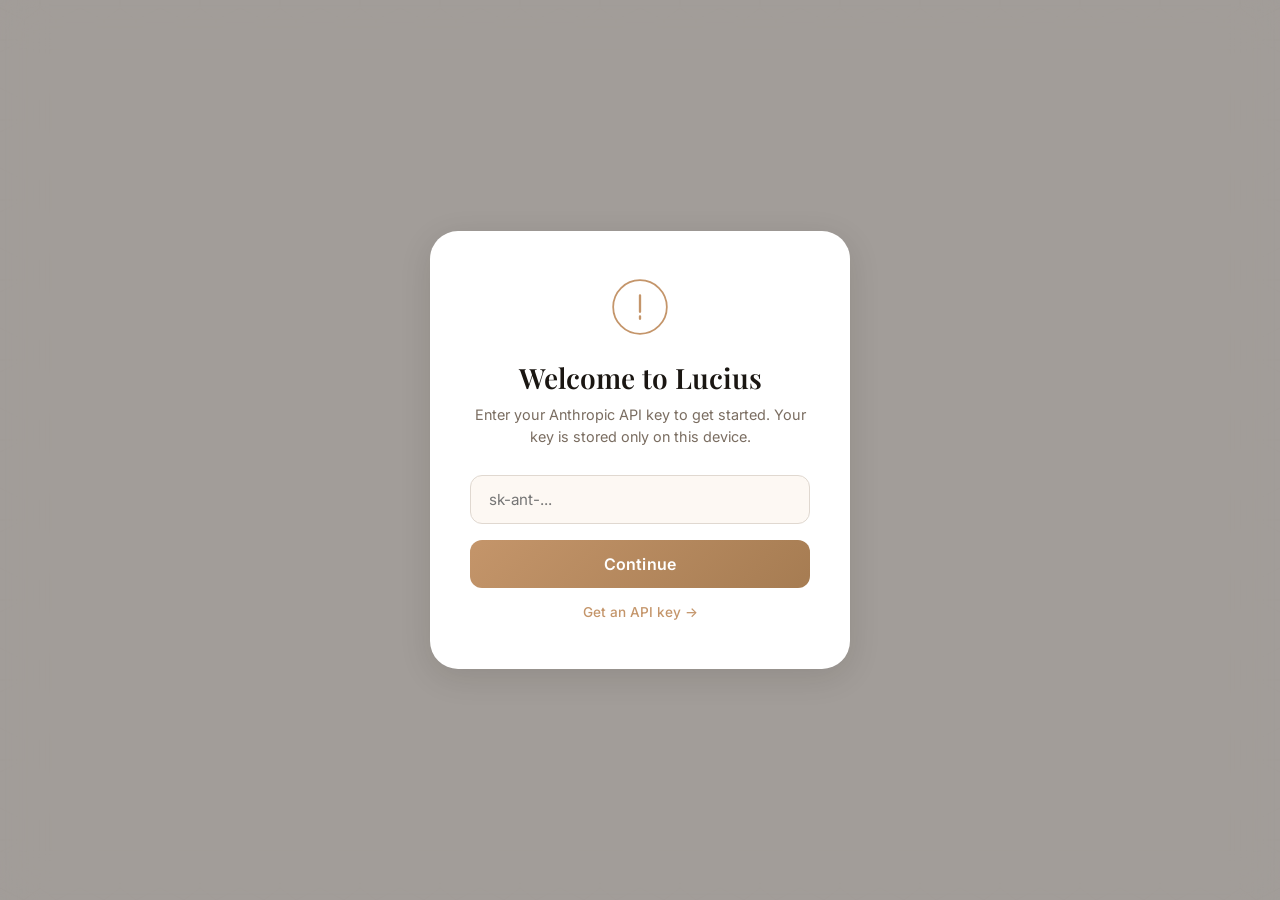
<file: index.html>
<!DOCTYPE html>
<html lang="en">
<head>
    <meta charset="UTF-8">
    <meta name="viewport" content="width=device-width, initial-scale=1.0, maximum-scale=1.0, user-scalable=no">
    <title>Lucius</title>
    <link rel="preconnect" href="https://fonts.googleapis.com">
    <link rel="preconnect" href="https://fonts.gstatic.com" crossorigin>
    <link href="https://fonts.googleapis.com/css2?family=Inter:wght@300;400;500;600;700&family=Playfair+Display:wght@400;500;600;700&display=swap" rel="stylesheet">
    <link rel="stylesheet" href="styles.css?v=4">
    <link rel="apple-touch-icon" href="data:image/svg+xml,<svg xmlns='http://www.w3.org/2000/svg' viewBox='0 0 100 100'><text y='.9em' font-size='90'>🎙</text></svg>">
</head>
<body>
    <div class="geometric-bg"></div>

    <!-- API Key Modal -->
    <div id="apiKeyModal" class="modal">
        <div class="modal-content">
            <div class="modal-icon">
                <svg viewBox="0 0 48 48" fill="none" xmlns="http://www.w3.org/2000/svg">
                    <circle cx="24" cy="24" r="23" stroke="currentColor" stroke-width="1.5"/>
                    <path d="M24 14v14M24 32v2" stroke="currentColor" stroke-width="2" stroke-linecap="round"/>
                </svg>
            </div>
            <h2>Welcome to Lucius</h2>
            <p class="modal-subtitle">Enter your Anthropic API key to get started. Your key is stored only on this device.</p>
            <input type="password" id="apiKeyInput" placeholder="sk-ant-..." autocomplete="off">
            <button id="saveApiKey" class="btn-primary">Continue</button>
            <a href="https://console.anthropic.com/account/keys" target="_blank" class="modal-link">Get an API key →</a>
        </div>
    </div>

    <!-- Main App -->
    <div id="app" class="app hidden">
        <!-- Header -->
        <header class="header">
            <div class="header-left">
                <div class="logo-mark">
                    <svg viewBox="0 0 36 36" fill="none" xmlns="http://www.w3.org/2000/svg">
                        <circle cx="18" cy="18" r="17" stroke="url(#logoGrad)" stroke-width="1.5"/>
                        <path d="M18 8L22 14H14L18 8Z" fill="url(#logoGrad)"/>
                        <circle cx="18" cy="21" r="5" stroke="url(#logoGrad)" stroke-width="1.2"/>
                        <defs>
                            <linearGradient id="logoGrad" x1="4" y1="4" x2="32" y2="32">
                                <stop stop-color="#C4956A"/>
                                <stop offset="1" stop-color="#A67C52"/>
                            </linearGradient>
                        </defs>
                    </svg>
                </div>
                <h1 class="logo-text">Lucius</h1>
            </div>
            <div class="header-right">
                <button id="costTrackerBtn" class="header-btn" title="Usage & Cost">
                    <svg viewBox="0 0 20 20" fill="none" stroke="currentColor" stroke-width="1.5">
                        <circle cx="10" cy="10" r="8"/>
                        <path d="M10 6v8M7.5 8.5h4a1.5 1.5 0 010 3H8" stroke-linecap="round" stroke-linejoin="round"/>
                    </svg>
                    <span id="totalCostBadge" class="cost-badge">$0.00</span>
                </button>
                <button id="darkModeBtn" class="header-btn" title="Toggle dark mode">
                    <svg id="sunIcon" viewBox="0 0 20 20" fill="none" stroke="currentColor" stroke-width="1.5">
                        <circle cx="10" cy="10" r="4"/>
                        <path d="M10 2v2M10 16v2M2 10h2M16 10h2M4.9 4.9l1.4 1.4M13.7 13.7l1.4 1.4M4.9 15.1l1.4-1.4M13.7 6.3l1.4-1.4" stroke-linecap="round"/>
                    </svg>
                    <svg id="moonIcon" viewBox="0 0 20 20" fill="none" stroke="currentColor" stroke-width="1.5" class="hidden">
                        <path d="M17 10.5A7.5 7.5 0 019.5 3 7 7 0 1017 10.5z" stroke-linecap="round" stroke-linejoin="round"/>
                    </svg>
                </button>
                <button id="settingsBtn" class="header-btn" title="Settings">
                    <svg viewBox="0 0 20 20" fill="none" stroke="currentColor" stroke-width="1.5">
                        <circle cx="10" cy="10" r="3"/>
                        <path d="M10 2v3M10 15v3M2 10h3M15 10h3M4.2 4.2l2.1 2.1M13.7 13.7l2.1 2.1M4.2 15.8l2.1-2.1M13.7 6.3l2.1-2.1" stroke-linecap="round"/>
                    </svg>
                </button>
            </div>
        </header>

        <!-- Navigation -->
        <nav class="tab-nav">
            <button class="tab active" data-tab="create">Create</button>
            <button class="tab" data-tab="episodes">Episodes</button>
        </nav>

        <!-- Create Tab -->
        <main id="createTab" class="tab-content active">
            <div class="create-container">
                <div class="section-header">
                    <h2>New Episode</h2>
                    <p>Type, paste, or record your raw thoughts.</p>
                </div>

                <!-- Input Area -->
                <div class="input-area">
                    <textarea id="rawInput" placeholder="Start typing your thoughts, notes, or ideas here..."></textarea>
                    <div class="input-actions">
                        <button id="recordBtn" class="action-btn" title="Record voice">
                            <svg viewBox="0 0 20 20" fill="none" stroke="currentColor" stroke-width="1.5">
                                <rect x="7" y="2" width="6" height="10" rx="3"/>
                                <path d="M4 10a6 6 0 0012 0M10 16v2" stroke-linecap="round"/>
                            </svg>
                            <span>Record</span>
                        </button>
                        <button id="uploadBtn" class="action-btn" title="Upload audio">
                            <svg viewBox="0 0 20 20" fill="none" stroke="currentColor" stroke-width="1.5">
                                <path d="M10 2v12M6 6l4-4 4 4M3 14v2a2 2 0 002 2h10a2 2 0 002-2v-2" stroke-linecap="round" stroke-linejoin="round"/>
                            </svg>
                            <span>Upload</span>
                        </button>
                        <input type="file" id="audioFileInput" accept="audio/*" hidden>
                    </div>
                </div>

                <!-- Recording indicator -->
                <div id="recordingIndicator" class="recording-indicator hidden">
                    <div class="recording-dot"></div>
                    <span>Recording... tap to stop</span>
                </div>

                <!-- Transcribing indicator -->
                <div id="transcribingIndicator" class="processing-indicator hidden">
                    <div class="spinner"></div>
                    <span>Transcribing audio...</span>
                </div>

                <!-- Transform Button -->
                <button id="transformBtn" class="btn-transform" disabled>
                    <span class="btn-text">Transform into Podcast</span>
                    <div class="btn-loader hidden">
                        <div class="spinner"></div>
                        <span>Claude is writing your script...</span>
                    </div>
                </button>

                <!-- Output Area -->
                <div id="outputArea" class="output-area hidden">
                    <div class="output-header">
                        <h3>Your Podcast Script</h3>
                        <div class="output-meta">
                            <span id="episodeCost" class="cost-pill"></span>
                        </div>
                    </div>
                    <div id="scriptOutput" class="script-output" contenteditable="true" spellcheck="true"></div>
                    <p class="script-output-hint">Click the script above to edit it before saving or playing.</p>

                    <!-- Playback Controls -->
                    <div class="playback-controls">
                        <button id="playBtn" class="play-btn" title="Play">
                            <svg id="playIcon" viewBox="0 0 24 24" fill="currentColor">
                                <polygon points="6,3 20,12 6,21"/>
                            </svg>
                            <svg id="pauseIcon" viewBox="0 0 24 24" fill="currentColor" class="hidden">
                                <rect x="5" y="3" width="4" height="18" rx="1"/>
                                <rect x="15" y="3" width="4" height="18" rx="1"/>
                            </svg>
                        </button>
                        <button id="stopBtn" class="control-btn" title="Stop">
                            <svg viewBox="0 0 24 24" fill="currentColor">
                                <rect x="5" y="5" width="14" height="14" rx="2"/>
                            </svg>
                        </button>
                        <div class="speed-control">
                            <label>Speed</label>
                            <select id="speedSelect">
                                <option value="0.75">0.75×</option>
                                <option value="1" selected>1×</option>
                                <option value="1.25">1.25×</option>
                                <option value="1.5">1.5×</option>
                                <option value="2">2×</option>
                            </select>
                        </div>
                        <div class="voice-control">
                            <label>Voice</label>
                            <select id="voiceSelect"></select>
                        </div>
                    </div>

                    <!-- Save Actions -->
                    <div class="save-actions">
                        <button id="saveEpisodeBtn" class="btn-primary">Save Episode</button>
                        <button id="downloadBtn" class="btn-secondary">Download Script</button>
                    </div>
                </div>
            </div>
        </main>

        <!-- Episodes Tab -->
        <main id="episodesTab" class="tab-content">
            <div class="episodes-container">
                <div class="section-header">
                    <h2>Your Episodes</h2>
                    <p>All your saved podcast scripts.</p>
                </div>
                <div id="episodesList" class="episodes-list">
                    <div class="empty-state">
                        <div class="empty-icon">
                            <svg viewBox="0 0 48 48" fill="none" stroke="currentColor" stroke-width="1.2">
                                <circle cx="24" cy="24" r="20"/>
                                <path d="M24 14v10l6 4" stroke-linecap="round" stroke-linejoin="round"/>
                            </svg>
                        </div>
                        <p>No episodes yet. Create your first one.</p>
                    </div>
                </div>
            </div>
        </main>

        <!-- Settings Panel -->
        <div id="settingsPanel" class="settings-panel hidden">
            <div class="settings-header">
                <h3>Settings</h3>
                <button id="closeSettings" class="close-btn">✕</button>
            </div>
            <div class="settings-body">
                <div class="setting-item">
                    <label>API Key</label>
                    <div class="setting-row">
                        <input type="password" id="settingsApiKey" placeholder="sk-ant-...">
                        <button id="updateApiKey" class="btn-small">Update</button>
                    </div>
                </div>
                <div class="setting-item">
                    <label>Podcast Style</label>
                    <select id="podcastStyle">
                        <option value="conversational">Conversational</option>
                        <option value="professional">Professional / News</option>
                        <option value="storytelling">Storytelling</option>
                        <option value="educational">Educational</option>
                    </select>
                </div>
                <div class="setting-item">
                    <label>Episode Length</label>
                    <select id="episodeLength">
                        <option value="brief">Brief (1-2 min)</option>
                        <option value="short">Short (2-3 min)</option>
                        <option value="medium" selected>Medium (5-7 min)</option>
                        <option value="long">Long (10+ min)</option>
                    </select>
                </div>
            </div>
        </div>

        <!-- Cost Tracker Panel -->
        <div id="costPanel" class="settings-panel hidden">
            <div class="settings-header">
                <h3>Usage & Cost</h3>
                <button id="closeCost" class="close-btn">✕</button>
            </div>
            <div class="settings-body">
                <div class="cost-summary">
                    <div class="cost-card">
                        <span class="cost-label">Total Spent</span>
                        <span id="totalSpent" class="cost-value">$0.0000</span>
                    </div>
                    <div class="cost-card">
                        <span class="cost-label">Episodes Created</span>
                        <span id="totalEpisodes" class="cost-value">0</span>
                    </div>
                    <div class="cost-card">
                        <span class="cost-label">Avg. Cost / Episode</span>
                        <span id="avgCost" class="cost-value">$0.0000</span>
                    </div>
                </div>
                <h4>Cost History</h4>
                <div id="costHistory" class="cost-history"></div>
            </div>
        </div>
    </div>

    <script src="app.js?v=4"></script>
</body>
</html>
</file>
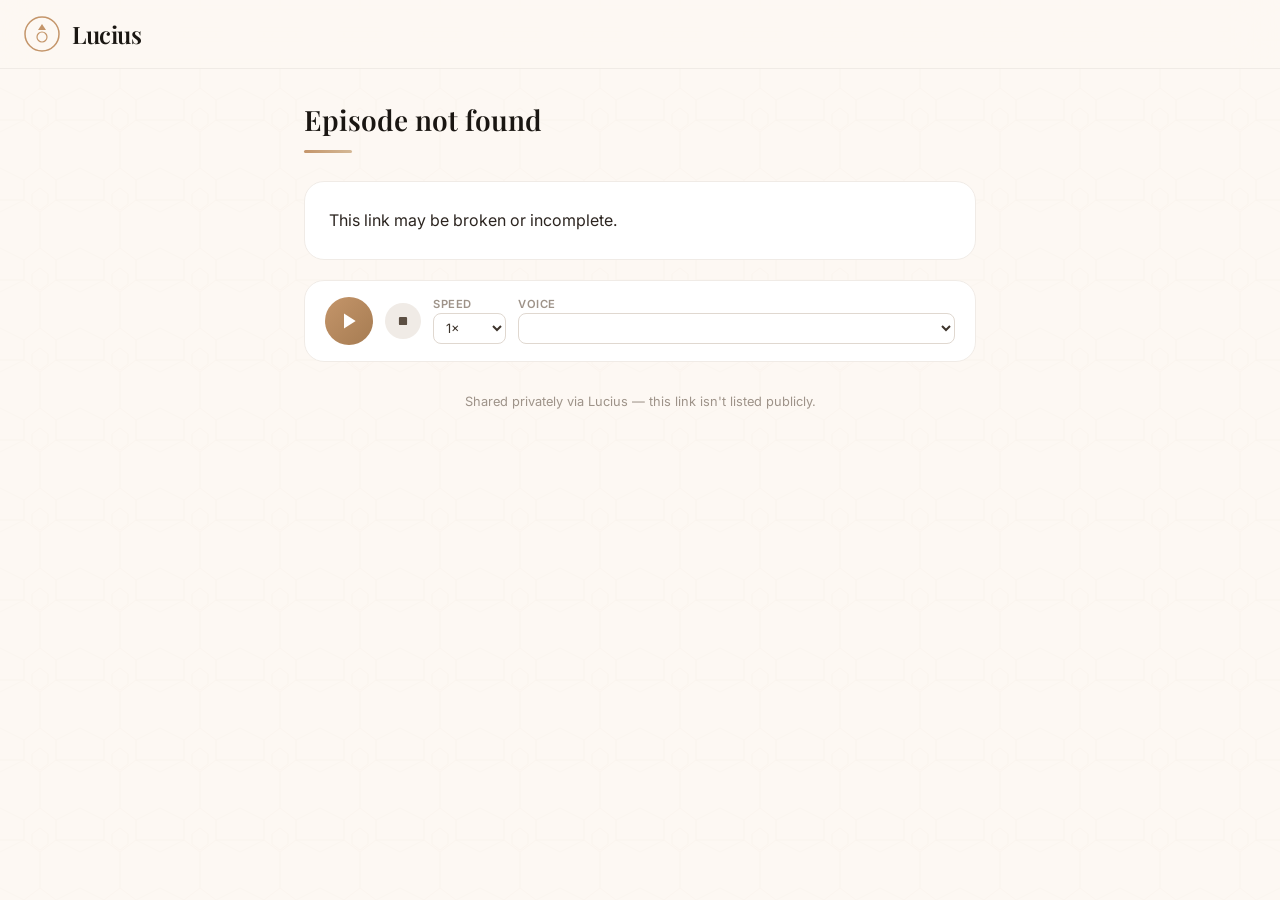
<file: view.html>
<!DOCTYPE html>
<html lang="en">
<head>
    <meta charset="UTF-8">
    <meta name="viewport" content="width=device-width, initial-scale=1.0, maximum-scale=1.0, user-scalable=no">
    <title>Lucius — Shared Episode</title>
    <link rel="preconnect" href="https://fonts.googleapis.com">
    <link rel="preconnect" href="https://fonts.gstatic.com" crossorigin>
    <link href="https://fonts.googleapis.com/css2?family=Inter:wght@300;400;500;600;700&family=Playfair+Display:wght@400;500;600;700&display=swap" rel="stylesheet">
    <link rel="stylesheet" href="styles.css?v=3">
</head>
<body>
    <div class="geometric-bg"></div>

    <div class="app">
        <header class="header">
            <div class="header-left">
                <div class="logo-mark">
                    <svg viewBox="0 0 36 36" fill="none" xmlns="http://www.w3.org/2000/svg">
                        <circle cx="18" cy="18" r="17" stroke="url(#logoGrad)" stroke-width="1.5"/>
                        <path d="M18 8L22 14H14L18 8Z" fill="url(#logoGrad)"/>
                        <circle cx="18" cy="21" r="5" stroke="url(#logoGrad)" stroke-width="1.2"/>
                        <defs>
                            <linearGradient id="logoGrad" x1="4" y1="4" x2="32" y2="32">
                                <stop stop-color="#C4956A"/>
                                <stop offset="1" stop-color="#A67C52"/>
                            </linearGradient>
                        </defs>
                    </svg>
                </div>
                <h1 class="logo-text">Lucius</h1>
            </div>
        </header>

        <main class="tab-content active">
            <div class="create-container">
                <div class="section-header">
                    <h2 id="episodeTitle">Loading...</h2>
                    <p id="episodeDate"></p>
                </div>

                <div id="scriptOutput" class="script-output" style="cursor: default;"></div>

                <div class="playback-controls">
                    <button id="playBtn" class="play-btn" title="Play">
                        <svg id="playIcon" viewBox="0 0 24 24" fill="currentColor">
                            <polygon points="6,3 20,12 6,21"/>
                        </svg>
                        <svg id="pauseIcon" viewBox="0 0 24 24" fill="currentColor" class="hidden">
                            <rect x="5" y="3" width="4" height="18" rx="1"/>
                            <rect x="15" y="3" width="4" height="18" rx="1"/>
                        </svg>
                    </button>
                    <button id="stopBtn" class="control-btn" title="Stop">
                        <svg viewBox="0 0 24 24" fill="currentColor">
                            <rect x="5" y="5" width="14" height="14" rx="2"/>
                        </svg>
                    </button>
                    <div class="speed-control">
                        <label>Speed</label>
                        <select id="speedSelect">
                            <option value="0.75">0.75×</option>
                            <option value="1" selected>1×</option>
                            <option value="1.25">1.25×</option>
                            <option value="1.5">1.5×</option>
                            <option value="2">2×</option>
                        </select>
                    </div>
                    <div class="voice-control">
                        <label>Voice</label>
                        <select id="voiceSelect"></select>
                    </div>
                </div>

                <p style="text-align: center; margin-top: 32px; font-size: 0.8rem; color: var(--ink-400);">
                    Shared privately via Lucius — this link isn't listed publicly.
                </p>
            </div>
        </main>
    </div>

    <script>
        (function () {
            'use strict';
            const $ = (sel) => document.querySelector(sel);
            const synth = window.speechSynthesis;
            let currentUtterance = null;
            let isPlaying = false;
            let script = '';

            function decodePayload() {
                const hash = window.location.hash.substring(1);
                if (!hash) return null;
                try {
                    const json = decodeURIComponent(escape(atob(hash)));
                    return JSON.parse(json);
                } catch (e) {
                    return null;
                }
            }

            function loadVoices() {
                const voices = synth.getVoices();
                const select = $('#voiceSelect');
                select.innerHTML = '';
                const preferred = voices.filter(v => v.lang.startsWith('en'));
                const list = preferred.length ? preferred : voices;
                list.forEach((voice, i) => {
                    const opt = document.createElement('option');
                    opt.value = i;
                    opt.textContent = `${voice.name} (${voice.lang})`;
                    opt.dataset.voiceName = voice.name;
                    select.appendChild(opt);
                });
            }

            function showPlayIcon(showPlay) {
                $('#playIcon').classList.toggle('hidden', !showPlay);
                $('#pauseIcon').classList.toggle('hidden', showPlay);
            }

            function togglePlay() {
                if (!script) return;
                if (isPlaying) {
                    synth.pause();
                    isPlaying = false;
                    showPlayIcon(true);
                    return;
                }
                if (synth.paused) {
                    synth.resume();
                    isPlaying = true;
                    showPlayIcon(false);
                    return;
                }
                const utterance = new SpeechSynthesisUtterance(script);
                utterance.rate = parseFloat($('#speedSelect').value);
                const voices = synth.getVoices();
                const select = $('#voiceSelect');
                const selectedOpt = select.options[select.selectedIndex];
                if (selectedOpt) {
                    const voice = voices.find(v => v.name === selectedOpt.dataset.voiceName);
                    if (voice) utterance.voice = voice;
                }
                utterance.onend = () => {
                    isPlaying = false;
                    showPlayIcon(true);
                    currentUtterance = null;
                };
                currentUtterance = utterance;
                synth.speak(utterance);
                isPlaying = true;
                showPlayIcon(false);
            }

            function stopPlay() {
                synth.cancel();
                isPlaying = false;
                showPlayIcon(true);
                currentUtterance = null;
            }

            document.addEventListener('DOMContentLoaded', () => {
                const payload = decodePayload();
                if (!payload) {
                    $('#episodeTitle').textContent = 'Episode not found';
                    $('#scriptOutput').textContent = 'This link may be broken or incomplete.';
                    return;
                }

                script = payload.s;
                $('#episodeTitle').textContent = payload.t || 'Untitled Episode';
                $('#scriptOutput').textContent = script;

                if (payload.d) {
                    const date = new Date(payload.d);
                    $('#episodeDate').textContent = date.toLocaleDateString('en-GB', { day: 'numeric', month: 'short', year: 'numeric' });
                }

                loadVoices();
                synth.onvoiceschanged = loadVoices;

                $('#playBtn').addEventListener('click', togglePlay);
                $('#stopBtn').addEventListener('click', stopPlay);
                $('#speedSelect').addEventListener('change', () => {
                    if (currentUtterance) currentUtterance.rate = parseFloat($('#speedSelect').value);
                });
            });
        })();
    </script>
</body>
</html>
</file>
<file: styles.css>
/* ============================================
   LUCIUS — Design System
   Apple minimal × Islamic geometry × Anthropic warmth
   ============================================ */

:root {
    --sand-50: #FDF8F3;
    --sand-100: #F7EDE2;
    --sand-200: #EDDCC8;
    --sand-300: #D4B896;
    --sand-400: #C4956A;
    --sand-500: #A67C52;
    --sand-600: #8B6542;
    --sand-700: #6B4D32;

    --ink-900: #1A1612;
    --ink-800: #2C2520;
    --ink-700: #3D342C;
    --ink-600: #5C4F43;
    --ink-500: #7A6D61;
    --ink-400: #9E9389;
    --ink-300: #C4BAB0;
    --ink-200: #E0D8D0;
    --ink-100: #F0EBE6;

    --gold: #C4956A;
    --gold-soft: rgba(196, 149, 106, 0.12);
    --gold-glow: rgba(196, 149, 106, 0.25);

    --white: #FFFFFF;
    --red: #C0392B;
    --green: #27AE60;

    --radius-sm: 8px;
    --radius-md: 12px;
    --radius-lg: 20px;
    --radius-xl: 28px;

    --shadow-sm: 0 1px 3px rgba(26, 22, 18, 0.06);
    --shadow-md: 0 4px 16px rgba(26, 22, 18, 0.08);
    --shadow-lg: 0 8px 32px rgba(26, 22, 18, 0.12);
    --shadow-glow: 0 0 24px rgba(196, 149, 106, 0.15);

    --font-sans: 'Inter', -apple-system, BlinkMacSystemFont, sans-serif;
    --font-serif: 'Playfair Display', Georgia, serif;
}

[data-theme="dark"] {
    --sand-50: #1A1612;
    --sand-100: #231E19;
    --sand-200: #2E2720;
    --sand-300: #4A3D31;
    --sand-400: #C4956A;
    --sand-500: #D4A878;
    --sand-600: #E0BC90;
    --sand-700: #F0D4AA;

    --ink-900: #F0EBE6;
    --ink-800: #E0D8D0;
    --ink-700: #C4BAB0;
    --ink-600: #9E9389;
    --ink-500: #7A6D61;
    --ink-400: #5C4F43;
    --ink-300: #3D342C;
    --ink-200: #2E2720;
    --ink-100: #231E19;

    --white: #1E1A16;
    --gold-soft: rgba(196, 149, 106, 0.15);
    --gold-glow: rgba(196, 149, 106, 0.2);

    --shadow-sm: 0 1px 3px rgba(0, 0, 0, 0.2);
    --shadow-md: 0 4px 16px rgba(0, 0, 0, 0.3);
    --shadow-lg: 0 8px 32px rgba(0, 0, 0, 0.4);
    --shadow-glow: 0 0 24px rgba(196, 149, 106, 0.12);
}

[data-theme="dark"] .modal {
    background: rgba(10, 8, 6, 0.6);
}

[data-theme="dark"] .modal-content {
    background: #231E19;
}

[data-theme="dark"] .geometric-bg {
    opacity: 0.025;
}

[data-theme="dark"] .settings-panel {
    background: #1E1A16;
}

[data-theme="dark"] .header {
    background: rgba(26, 22, 18, 0.85);
    border-bottom-color: #2E2720;
}

[data-theme="dark"] .tab-nav {
    background: rgba(26, 22, 18, 0.6);
    border-bottom-color: #2E2720;
}

* {
    margin: 0;
    padding: 0;
    box-sizing: border-box;
}

html {
    font-size: 16px;
    -webkit-text-size-adjust: 100%;
}

body {
    font-family: var(--font-sans);
    background: var(--sand-50);
    color: var(--ink-800);
    min-height: 100dvh;
    overflow-x: hidden;
    -webkit-font-smoothing: antialiased;
}

/* Islamic geometric background pattern */
.geometric-bg {
    position: fixed;
    top: 0;
    left: 0;
    width: 100%;
    height: 100%;
    pointer-events: none;
    z-index: 0;
    opacity: 0.035;
    background-image:
        url("data:image/svg+xml,%3Csvg width='80' height='80' viewBox='0 0 80 80' xmlns='http://www.w3.org/2000/svg'%3E%3Cg fill='none' stroke='%23A67C52' stroke-width='0.8'%3E%3Cpolygon points='40,8 56,20 56,40 40,52 24,40 24,20'/%3E%3Cpolygon points='40,28 48,34 48,44 40,50 32,44 32,34'/%3E%3Cline x1='40' y1='0' x2='40' y2='8'/%3E%3Cline x1='40' y1='52' x2='40' y2='80'/%3E%3Cline x1='0' y1='40' x2='24' y2='40'/%3E%3Cline x1='56' y1='40' x2='80' y2='40'/%3E%3Cline x1='24' y1='20' x2='0' y2='8'/%3E%3Cline x1='56' y1='20' x2='80' y2='8'/%3E%3Cline x1='24' y1='40' x2='0' y2='52'/%3E%3Cline x1='56' y1='40' x2='80' y2='52'/%3E%3C/g%3E%3C/svg%3E");
}

.hidden { display: none !important; }

/* ============================================
   MODAL
   ============================================ */

.modal {
    position: fixed;
    inset: 0;
    z-index: 1000;
    display: flex;
    align-items: center;
    justify-content: center;
    background: rgba(26, 22, 18, 0.4);
    backdrop-filter: blur(20px);
    -webkit-backdrop-filter: blur(20px);
    padding: 24px;
    animation: fadeIn 0.4s ease;
}

.modal-content {
    background: var(--white);
    border-radius: var(--radius-xl);
    padding: 48px 40px;
    max-width: 420px;
    width: 100%;
    text-align: center;
    box-shadow: var(--shadow-lg);
    animation: slideUp 0.5s cubic-bezier(0.16, 1, 0.3, 1);
}

.modal-icon {
    width: 56px;
    height: 56px;
    margin: 0 auto 24px;
    color: var(--gold);
}

.modal-content h2 {
    font-family: var(--font-serif);
    font-size: 1.75rem;
    font-weight: 600;
    color: var(--ink-900);
    margin-bottom: 8px;
}

.modal-subtitle {
    font-size: 0.9rem;
    color: var(--ink-500);
    line-height: 1.5;
    margin-bottom: 28px;
}

.modal-content input {
    width: 100%;
    padding: 14px 18px;
    border: 1.5px solid var(--ink-200);
    border-radius: var(--radius-md);
    font-size: 0.95rem;
    font-family: var(--font-sans);
    background: var(--sand-50);
    color: var(--ink-800);
    transition: border-color 0.2s, box-shadow 0.2s;
    margin-bottom: 16px;
}

.modal-content input:focus {
    outline: none;
    border-color: var(--gold);
    box-shadow: 0 0 0 3px var(--gold-soft);
}

.modal-link {
    display: inline-block;
    margin-top: 16px;
    font-size: 0.85rem;
    color: var(--gold);
    text-decoration: none;
    font-weight: 500;
}

.modal-link:hover {
    text-decoration: underline;
}

/* ============================================
   BUTTONS
   ============================================ */

.btn-primary {
    width: 100%;
    padding: 14px 24px;
    background: linear-gradient(135deg, var(--sand-400), var(--sand-500));
    color: var(--white);
    border: none;
    border-radius: var(--radius-md);
    font-size: 1rem;
    font-weight: 600;
    font-family: var(--font-sans);
    cursor: pointer;
    transition: all 0.2s;
    letter-spacing: 0.01em;
}

.btn-primary:hover {
    transform: translateY(-1px);
    box-shadow: var(--shadow-md), var(--shadow-glow);
}

.btn-primary:active {
    transform: translateY(0);
}

.btn-secondary {
    width: 100%;
    padding: 14px 24px;
    background: transparent;
    color: var(--sand-500);
    border: 1.5px solid var(--sand-300);
    border-radius: var(--radius-md);
    font-size: 1rem;
    font-weight: 600;
    font-family: var(--font-sans);
    cursor: pointer;
    transition: all 0.2s;
}

.btn-secondary:hover {
    background: var(--gold-soft);
    border-color: var(--sand-400);
}

.btn-small {
    padding: 8px 16px;
    background: linear-gradient(135deg, var(--sand-400), var(--sand-500));
    color: var(--white);
    border: none;
    border-radius: var(--radius-sm);
    font-size: 0.85rem;
    font-weight: 600;
    font-family: var(--font-sans);
    cursor: pointer;
    transition: all 0.2s;
}

.btn-small:hover {
    box-shadow: var(--shadow-sm);
}

/* ============================================
   HEADER
   ============================================ */

.header {
    position: sticky;
    top: 0;
    z-index: 100;
    display: flex;
    align-items: center;
    justify-content: space-between;
    padding: 16px 24px;
    background: rgba(253, 248, 243, 0.85);
    backdrop-filter: blur(20px);
    -webkit-backdrop-filter: blur(20px);
    border-bottom: 1px solid var(--ink-100);
}

.header-left {
    display: flex;
    align-items: center;
    gap: 12px;
}

.logo-mark {
    width: 36px;
    height: 36px;
}

.logo-text {
    font-family: var(--font-serif);
    font-size: 1.5rem;
    font-weight: 600;
    color: var(--ink-900);
    letter-spacing: -0.02em;
}

.header-right {
    display: flex;
    align-items: center;
    gap: 8px;
}

.header-btn {
    display: flex;
    align-items: center;
    gap: 6px;
    padding: 8px 12px;
    background: transparent;
    border: 1px solid var(--ink-200);
    border-radius: var(--radius-sm);
    color: var(--ink-600);
    cursor: pointer;
    font-family: var(--font-sans);
    font-size: 0.8rem;
    transition: all 0.2s;
}

.header-btn svg {
    width: 18px;
    height: 18px;
}

.header-btn:hover {
    background: var(--gold-soft);
    border-color: var(--sand-300);
    color: var(--sand-600);
}

.cost-badge {
    font-weight: 600;
    font-size: 0.8rem;
    color: var(--sand-600);
}

/* ============================================
   TABS
   ============================================ */

.tab-nav {
    display: flex;
    gap: 0;
    padding: 0 24px;
    background: rgba(253, 248, 243, 0.6);
    border-bottom: 1px solid var(--ink-100);
}

.tab {
    padding: 14px 24px;
    background: none;
    border: none;
    border-bottom: 2.5px solid transparent;
    font-family: var(--font-sans);
    font-size: 0.9rem;
    font-weight: 500;
    color: var(--ink-400);
    cursor: pointer;
    transition: all 0.2s;
}

.tab.active {
    color: var(--sand-600);
    border-bottom-color: var(--gold);
}

.tab:hover:not(.active) {
    color: var(--ink-600);
}

.tab-content {
    display: none;
    position: relative;
    z-index: 1;
}

.tab-content.active {
    display: block;
}

/* ============================================
   CREATE TAB
   ============================================ */

.create-container {
    max-width: 720px;
    margin: 0 auto;
    padding: 32px 24px 80px;
}

.section-header {
    margin-bottom: 28px;
}

.section-header h2 {
    font-family: var(--font-serif);
    font-size: 1.75rem;
    font-weight: 600;
    color: var(--ink-900);
    margin-bottom: 6px;
}

.section-header p {
    font-size: 0.9rem;
    color: var(--ink-500);
}

.input-area {
    position: relative;
    margin-bottom: 20px;
}

.input-area textarea {
    width: 100%;
    min-height: 200px;
    padding: 20px;
    border: 1.5px solid var(--ink-200);
    border-radius: var(--radius-lg);
    font-family: var(--font-sans);
    font-size: 1rem;
    line-height: 1.7;
    color: var(--ink-800);
    background: var(--white);
    resize: vertical;
    transition: border-color 0.2s, box-shadow 0.2s;
}

.input-area textarea:focus {
    outline: none;
    border-color: var(--gold);
    box-shadow: 0 0 0 3px var(--gold-soft);
}

.input-area textarea::placeholder {
    color: var(--ink-300);
}

.input-actions {
    display: flex;
    gap: 8px;
    margin-top: 12px;
}

.action-btn {
    display: flex;
    align-items: center;
    gap: 6px;
    padding: 10px 16px;
    background: var(--white);
    border: 1.5px solid var(--ink-200);
    border-radius: var(--radius-md);
    font-family: var(--font-sans);
    font-size: 0.85rem;
    font-weight: 500;
    color: var(--ink-600);
    cursor: pointer;
    transition: all 0.2s;
}

.action-btn svg {
    width: 18px;
    height: 18px;
}

.action-btn:hover {
    background: var(--gold-soft);
    border-color: var(--sand-300);
    color: var(--sand-600);
}

.action-btn.recording {
    background: var(--red);
    border-color: var(--red);
    color: var(--white);
}

/* Recording indicator */
.recording-indicator {
    display: flex;
    align-items: center;
    gap: 10px;
    padding: 12px 18px;
    background: rgba(192, 57, 43, 0.08);
    border-radius: var(--radius-md);
    margin-bottom: 16px;
    font-size: 0.9rem;
    color: var(--red);
    font-weight: 500;
}

.recording-dot {
    width: 10px;
    height: 10px;
    background: var(--red);
    border-radius: 50%;
    animation: pulse 1.2s ease infinite;
}

.processing-indicator {
    display: flex;
    align-items: center;
    gap: 10px;
    padding: 12px 18px;
    background: var(--gold-soft);
    border-radius: var(--radius-md);
    margin-bottom: 16px;
    font-size: 0.9rem;
    color: var(--sand-600);
    font-weight: 500;
}

/* Transform button */
.btn-transform {
    width: 100%;
    padding: 18px 24px;
    background: linear-gradient(135deg, var(--sand-400), var(--sand-500));
    color: var(--white);
    border: none;
    border-radius: var(--radius-lg);
    font-size: 1.05rem;
    font-weight: 600;
    font-family: var(--font-sans);
    cursor: pointer;
    transition: all 0.3s;
    margin-bottom: 28px;
    position: relative;
    overflow: hidden;
}

.btn-transform:not(:disabled):hover {
    transform: translateY(-2px);
    box-shadow: var(--shadow-lg), var(--shadow-glow);
}

.btn-transform:disabled {
    opacity: 0.5;
    cursor: not-allowed;
}

.btn-transform .btn-loader {
    display: flex;
    align-items: center;
    justify-content: center;
    gap: 10px;
}

/* ============================================
   OUTPUT AREA
   ============================================ */

.output-area {
    animation: slideUp 0.5s cubic-bezier(0.16, 1, 0.3, 1);
}

.output-header {
    display: flex;
    align-items: center;
    justify-content: space-between;
    margin-bottom: 16px;
}

.output-header h3 {
    font-family: var(--font-serif);
    font-size: 1.3rem;
    font-weight: 600;
    color: var(--ink-900);
}

.cost-pill {
    display: inline-block;
    padding: 4px 12px;
    background: var(--gold-soft);
    border-radius: 100px;
    font-size: 0.8rem;
    font-weight: 600;
    color: var(--sand-600);
}

.script-output {
    padding: 24px;
    background: var(--white);
    border: 1px solid var(--ink-100);
    border-radius: var(--radius-lg);
    font-size: 1rem;
    line-height: 1.8;
    color: var(--ink-800);
    margin-bottom: 20px;
    white-space: pre-wrap;
    max-height: 400px;
    overflow-y: auto;
    outline: none;
    transition: border-color 0.2s, box-shadow 0.2s;
}

.script-output:focus {
    border-color: var(--gold);
    box-shadow: 0 0 0 3px var(--gold-soft);
}

.script-output-hint {
    font-size: 0.78rem;
    color: var(--ink-400);
    margin-top: -16px;
    margin-bottom: 20px;
}

/* ============================================
   PLAYBACK CONTROLS
   ============================================ */

.playback-controls {
    display: flex;
    align-items: center;
    gap: 12px;
    padding: 16px 20px;
    background: var(--white);
    border: 1px solid var(--ink-100);
    border-radius: var(--radius-lg);
    margin-bottom: 20px;
}

.play-btn {
    width: 48px;
    height: 48px;
    border-radius: 50%;
    background: linear-gradient(135deg, var(--sand-400), var(--sand-500));
    color: var(--white);
    border: none;
    cursor: pointer;
    display: flex;
    align-items: center;
    justify-content: center;
    transition: all 0.2s;
    flex-shrink: 0;
}

.play-btn svg {
    width: 20px;
    height: 20px;
}

.play-btn:hover {
    transform: scale(1.05);
    box-shadow: var(--shadow-glow);
}

.control-btn {
    width: 36px;
    height: 36px;
    border-radius: 50%;
    background: var(--ink-100);
    color: var(--ink-600);
    border: none;
    cursor: pointer;
    display: flex;
    align-items: center;
    justify-content: center;
    transition: all 0.2s;
    flex-shrink: 0;
}

.control-btn svg {
    width: 14px;
    height: 14px;
}

.control-btn:hover {
    background: var(--ink-200);
}

.speed-control, .voice-control {
    display: flex;
    flex-direction: column;
    gap: 2px;
}

.speed-control label, .voice-control label {
    font-size: 0.7rem;
    color: var(--ink-400);
    text-transform: uppercase;
    letter-spacing: 0.05em;
    font-weight: 600;
}

.speed-control select, .voice-control select {
    padding: 6px 8px;
    border: 1px solid var(--ink-200);
    border-radius: var(--radius-sm);
    font-family: var(--font-sans);
    font-size: 0.8rem;
    color: var(--ink-700);
    background: var(--white);
    cursor: pointer;
}

.voice-control {
    flex: 1;
    min-width: 0;
}

.voice-control select {
    width: 100%;
    text-overflow: ellipsis;
}

/* ============================================
   SAVE ACTIONS
   ============================================ */

.save-actions {
    display: flex;
    gap: 12px;
}

.save-actions .btn-primary,
.save-actions .btn-secondary {
    flex: 1;
}

/* ============================================
   EPISODES LIST
   ============================================ */

.episodes-container {
    max-width: 720px;
    margin: 0 auto;
    padding: 32px 24px 80px;
}

.episodes-list {
    display: flex;
    flex-direction: column;
    gap: 12px;
}

.empty-state {
    text-align: center;
    padding: 64px 24px;
    color: var(--ink-400);
}

.empty-icon {
    width: 48px;
    height: 48px;
    margin: 0 auto 16px;
    opacity: 0.4;
}

.episode-card {
    background: var(--white);
    border: 1px solid var(--ink-100);
    border-radius: var(--radius-lg);
    padding: 20px;
    transition: all 0.2s;
    cursor: pointer;
}

.episode-card:hover {
    border-color: var(--sand-300);
    box-shadow: var(--shadow-sm);
}

.episode-card-header {
    display: flex;
    align-items: flex-start;
    justify-content: space-between;
    margin-bottom: 8px;
}

.episode-title {
    font-family: var(--font-serif);
    font-size: 1.1rem;
    font-weight: 600;
    color: var(--ink-900);
}

.episode-date {
    font-size: 0.8rem;
    color: var(--ink-400);
    white-space: nowrap;
}

.episode-preview {
    font-size: 0.9rem;
    color: var(--ink-500);
    line-height: 1.5;
    display: -webkit-box;
    -webkit-line-clamp: 2;
    -webkit-box-orient: vertical;
    overflow: hidden;
    margin-bottom: 12px;
}

.episode-footer {
    display: flex;
    align-items: center;
    gap: 8px;
}

.episode-cost {
    font-size: 0.75rem;
    font-weight: 600;
    color: var(--sand-500);
    background: var(--gold-soft);
    padding: 3px 10px;
    border-radius: 100px;
}

.episode-actions {
    display: flex;
    gap: 6px;
    margin-left: auto;
}

.episode-action-btn {
    padding: 6px 12px;
    background: transparent;
    border: 1px solid var(--ink-200);
    border-radius: var(--radius-sm);
    font-family: var(--font-sans);
    font-size: 0.78rem;
    font-weight: 500;
    color: var(--ink-600);
    cursor: pointer;
    transition: all 0.2s;
}

.episode-action-btn:hover {
    background: var(--gold-soft);
    border-color: var(--sand-300);
}

.episode-action-btn.delete:hover {
    background: rgba(192, 57, 43, 0.08);
    border-color: var(--red);
    color: var(--red);
}

/* ============================================
   SETTINGS / COST PANEL
   ============================================ */

.settings-panel {
    position: fixed;
    top: 0;
    right: 0;
    width: 380px;
    max-width: 100%;
    height: 100%;
    background: var(--white);
    z-index: 500;
    box-shadow: -8px 0 32px rgba(26, 22, 18, 0.1);
    animation: slideInRight 0.3s cubic-bezier(0.16, 1, 0.3, 1);
    overflow-y: auto;
}

.settings-header {
    display: flex;
    align-items: center;
    justify-content: space-between;
    padding: 20px 24px;
    border-bottom: 1px solid var(--ink-100);
}

.settings-header h3 {
    font-family: var(--font-serif);
    font-size: 1.2rem;
    font-weight: 600;
}

.close-btn {
    width: 32px;
    height: 32px;
    display: flex;
    align-items: center;
    justify-content: center;
    background: var(--ink-100);
    border: none;
    border-radius: 50%;
    font-size: 1rem;
    color: var(--ink-600);
    cursor: pointer;
    transition: background 0.2s;
}

.close-btn:hover {
    background: var(--ink-200);
}

.settings-body {
    padding: 24px;
}

.setting-item {
    margin-bottom: 24px;
}

.setting-item label {
    display: block;
    font-size: 0.8rem;
    font-weight: 600;
    color: var(--ink-500);
    text-transform: uppercase;
    letter-spacing: 0.05em;
    margin-bottom: 8px;
}

.setting-row {
    display: flex;
    gap: 8px;
}

.setting-row input {
    flex: 1;
    padding: 10px 14px;
    border: 1.5px solid var(--ink-200);
    border-radius: var(--radius-sm);
    font-family: var(--font-sans);
    font-size: 0.9rem;
    color: var(--ink-800);
    background: var(--sand-50);
}

.setting-row input:focus {
    outline: none;
    border-color: var(--gold);
}

.setting-item select {
    width: 100%;
    padding: 10px 14px;
    border: 1.5px solid var(--ink-200);
    border-radius: var(--radius-sm);
    font-family: var(--font-sans);
    font-size: 0.9rem;
    color: var(--ink-800);
    background: var(--white);
    cursor: pointer;
}

/* Cost panel */
.cost-summary {
    display: grid;
    grid-template-columns: 1fr 1fr;
    gap: 12px;
    margin-bottom: 28px;
}

.cost-card {
    padding: 16px;
    background: var(--sand-50);
    border-radius: var(--radius-md);
    border: 1px solid var(--ink-100);
}

.cost-card:first-child {
    grid-column: span 2;
}

.cost-label {
    display: block;
    font-size: 0.75rem;
    font-weight: 600;
    color: var(--ink-400);
    text-transform: uppercase;
    letter-spacing: 0.05em;
    margin-bottom: 4px;
}

.cost-value {
    display: block;
    font-size: 1.4rem;
    font-weight: 700;
    color: var(--ink-900);
    font-family: var(--font-sans);
}

.cost-card:first-child .cost-value {
    font-size: 2rem;
    color: var(--sand-500);
}

.settings-body h4 {
    font-family: var(--font-serif);
    font-size: 1rem;
    font-weight: 600;
    margin-bottom: 12px;
    color: var(--ink-800);
}

.cost-history {
    display: flex;
    flex-direction: column;
    gap: 8px;
}

.cost-history-item {
    display: flex;
    justify-content: space-between;
    align-items: center;
    padding: 10px 14px;
    background: var(--sand-50);
    border-radius: var(--radius-sm);
    font-size: 0.85rem;
}

.cost-history-item .episode-name {
    color: var(--ink-700);
    font-weight: 500;
    flex: 1;
    overflow: hidden;
    text-overflow: ellipsis;
    white-space: nowrap;
    margin-right: 12px;
}

.cost-history-item .episode-cost-val {
    color: var(--sand-600);
    font-weight: 600;
    white-space: nowrap;
}

/* ============================================
   SPINNER
   ============================================ */

.spinner {
    width: 20px;
    height: 20px;
    border: 2.5px solid rgba(255, 255, 255, 0.3);
    border-top-color: currentColor;
    border-radius: 50%;
    animation: spin 0.7s linear infinite;
}

.processing-indicator .spinner {
    border-color: rgba(196, 149, 106, 0.2);
    border-top-color: var(--sand-500);
}

/* ============================================
   ANIMATIONS
   ============================================ */

@keyframes fadeIn {
    from { opacity: 0; }
    to { opacity: 1; }
}

@keyframes slideUp {
    from { opacity: 0; transform: translateY(20px); }
    to { opacity: 1; transform: translateY(0); }
}

@keyframes slideInRight {
    from { transform: translateX(100%); }
    to { transform: translateX(0); }
}

@keyframes spin {
    to { transform: rotate(360deg); }
}

@keyframes pulse {
    0%, 100% { opacity: 1; transform: scale(1); }
    50% { opacity: 0.5; transform: scale(0.85); }
}

/* ============================================
   RESPONSIVE
   ============================================ */

@media (max-width: 640px) {
    .header {
        padding: 12px 16px;
    }

    .logo-text {
        font-size: 1.25rem;
    }

    .tab-nav {
        padding: 0 16px;
    }

    .tab {
        padding: 12px 16px;
        font-size: 0.85rem;
    }

    .create-container,
    .episodes-container {
        padding: 24px 16px 80px;
    }

    .section-header h2 {
        font-size: 1.4rem;
    }

    .playback-controls {
        flex-wrap: wrap;
        gap: 10px;
    }

    .play-btn {
        width: 44px;
        height: 44px;
    }

    .save-actions {
        flex-direction: column;
    }

    .settings-panel {
        width: 100%;
    }

    .cost-summary {
        grid-template-columns: 1fr;
    }

    .cost-card:first-child {
        grid-column: span 1;
    }

    .episode-card-header {
        flex-direction: column;
        gap: 4px;
    }
}

/* ============================================
   DECORATIVE ARCH (Islamic-inspired divider)
   ============================================ */

.section-header::after {
    content: '';
    display: block;
    width: 48px;
    height: 3px;
    background: linear-gradient(90deg, var(--gold), var(--sand-300));
    border-radius: 2px;
    margin-top: 12px;
}

/* Scrollbar styling */
::-webkit-scrollbar {
    width: 6px;
}

::-webkit-scrollbar-track {
    background: transparent;
}

::-webkit-scrollbar-thumb {
    background: var(--ink-200);
    border-radius: 3px;
}

::-webkit-scrollbar-thumb:hover {
    background: var(--ink-300);
}
</file>
